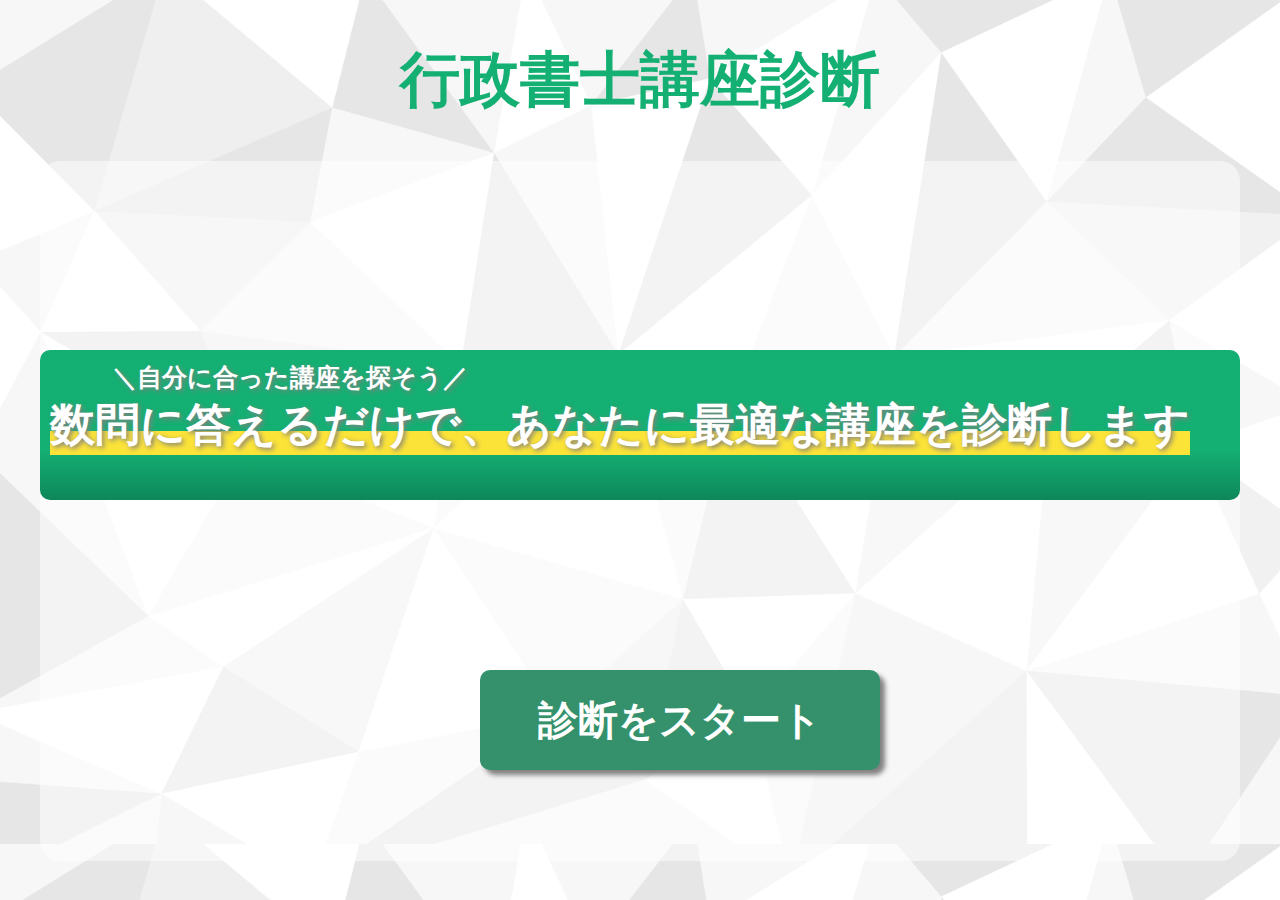
<file: index.html>
<!DOCTYPE html>
<html lang="en">
<head>
  <meta charset="UTF-8">
  <meta name="viewport" content="width=device-width, initial-scale=1.0">
  <link rel ="stylesheet" href ="in.css">
  <title>Document</title>
</head>
<body id="body2">
  <h1 id="taitoru" class="text" data-text="行政書士講座診断">行政書士講座診断</h1>
  <div class="back">
      <div class="green">
        <h2 id="daimei2">＼自分に合った講座を探そう／</h2>
        <h1 id="daimei1">数問に答えるだけで、<br>あなたに最適な講座を診断します</h1>
      </div>
    <button id ="button" class ="buttons">診断をスタート</button>
  </div>
  <script src="in.js"></script>
</body>
</html>
</file>
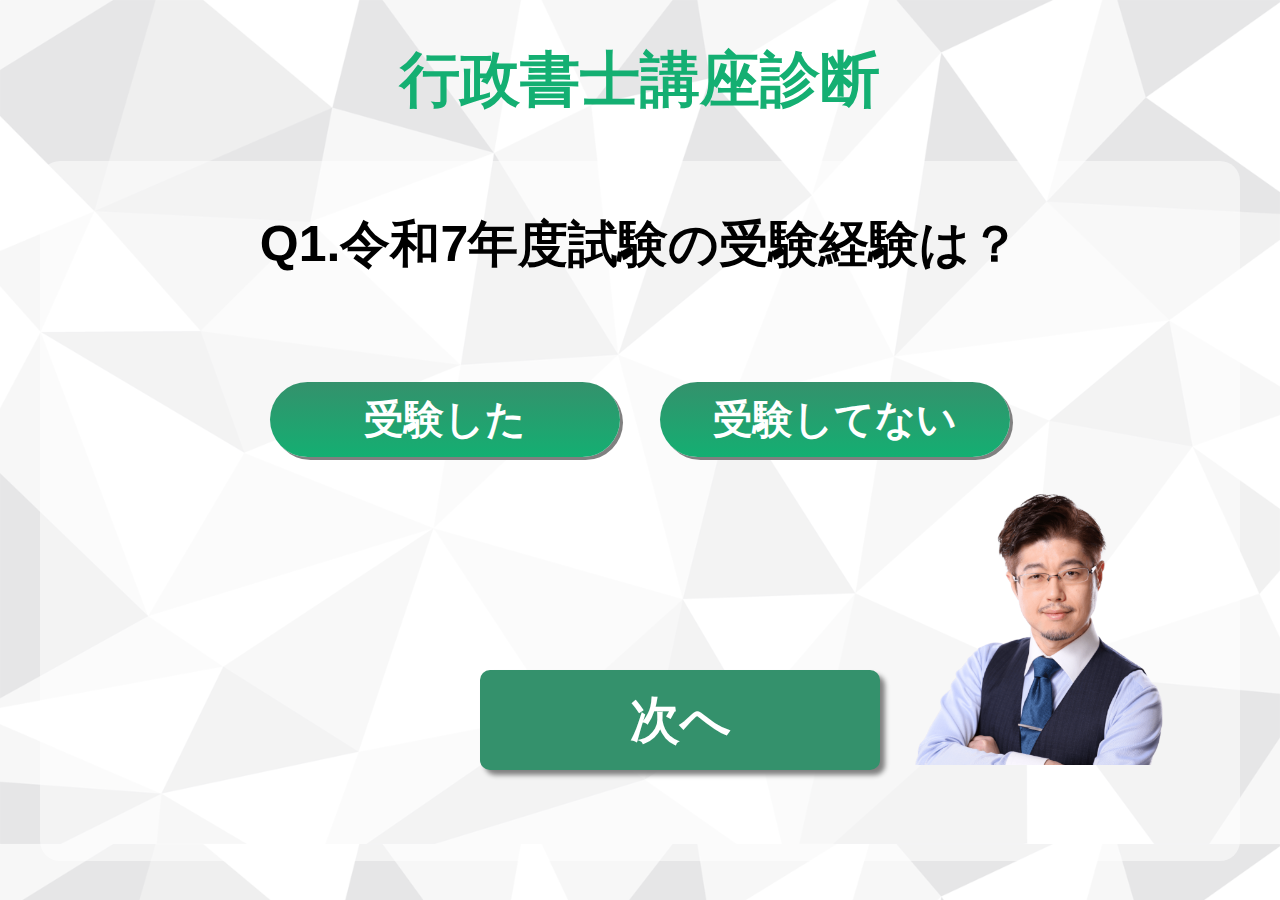
<file: index2.html>
<!DOCTYPE html>
<html lang="en">
<head>
  <meta charset="UTF-8">
  <meta name="viewport" content="width=device-width, initial-scale=1.0">
  <link rel ="stylesheet" href ="in.css">
  <title>Document</title>
</head>
<body>
  <h1 class="text" data-text="行政書士講座診断">行政書士講座診断</h1>
  <div class="back">
  <h1 id="que">Q1.令和7年度試験の受験経験は？</h1>
  <div class="dis">
    <input type="radio" id="yes" name="ong" value="aru">
    <label for="yes" id="aa">受験した</label>

    <input type="radio" id="no" name="ong" value="nai">
    <label for="no" id="bb">受験してない</label>
  </div>
  <h2 id="tyui">選択しよう！</h2>
  <button id ="buttonn" class ="buttons">次へ</button>
  <img src="morit2.png" alt="森Tの写真" id="mori2">
  </div>  
  <script src="in.js"></script>
</body>
</html>
</file>
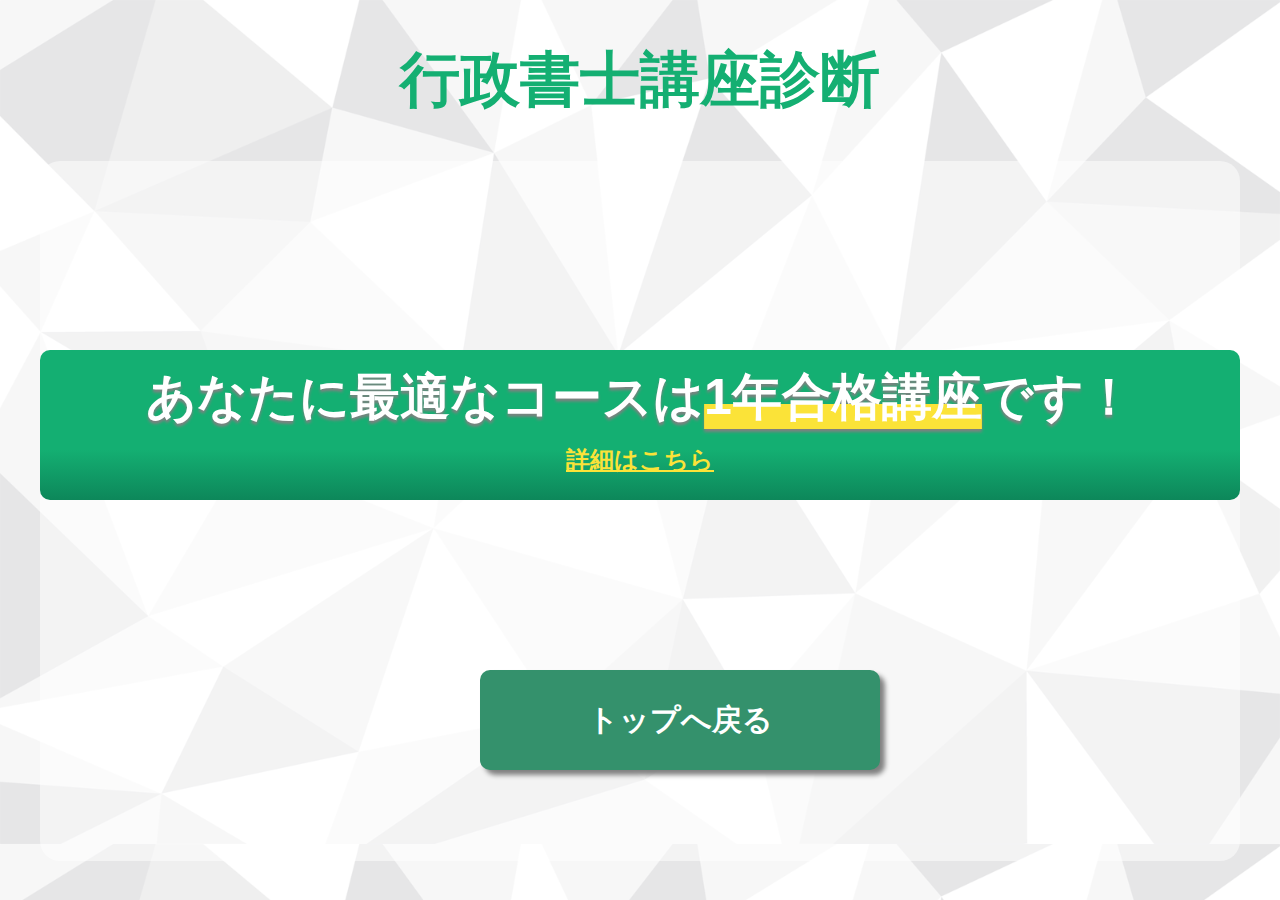
<file: index3.html>
<!DOCTYPE html>
<html lang="en">
<head>
  <meta charset="UTF-8">
  <meta name="viewport" content="width=device-width, initial-scale=1.0">
  <link rel ="stylesheet" href ="in.css">
  <title>行政書士講座診断</title>
</head>
<body id="body1">
  <h1 class="text" data-text="行政書士講座診断">行政書士講座診断</h1>
  <div class="back">
  <div class="green">
  <h1 id="corse">あなたに最適なコースは<br><span id="part">1年合格講座</span>です！</h1>
  <h2><a href="https://www.shikaku-square.com/gyoseisyoshi/1year" target="_blank" id="target">詳細はこちら</a></h2>
  </div>
  <button id="reset" class="buttons">トップへ戻る</button>
  </div>
  <script>
    let target=document.getElementById('target');
    let result = localStorage.getItem("courseType");
    let corse = document.getElementById("corse");
    let url ='https://www.shikaku-square.com/gyoseisyoshi/chujoukyu';
    if (result === "special") {
    // 苦手なしのときだけ
    let corse2 = 'あなたに最適なコースは\n中上級合格講座です！';
    corse.textContent = corse2;
    target.setAttribute('href',url);
  } 
  </script>
  <script src="in.js"></script>
</body>
</html>
</file>
<file: in.css>
body {
  text-align: center;
  background-image: url('back.png');
  background-size: 100%;
  font-family: '游ゴシック','Arial','メイリオ';
}
.back {
  background-color: rgba(255,255,255,0.5);
}
.text{
  position: relative;
  font-weight: bold;
  color:#14af72;
  text-align: center;
}
.green {
  background: linear-gradient(#14af72,#14af72,#14af72,#0d875a);
  border-radius: 10px;
}
#daimei1 {
  color: white;
  display: inline-block;
  text-shadow: 2px 2px 5px gray;
  text-align: center;
}
#daimei2 {
  color: white;
  text-shadow: 2px 2px 5px gray;
  display: inline-block;
}
#reset {
  color: white;
  font-weight: bold;
}
#corse {
  color: white;
  font-weight: bold;
  display: inline-block;
  text-shadow: 0 3px 3px gray;
}
#button {
  color: white;
}
#buttonn{
  color: white;
}
.buttons {
  background-color:#34916c;
  font-weight: bold;
  border: none;
  box-shadow: 5px 5px 5px gray;
}
.buttons:active {
  scale: 95%;
}
.dis {
  display: flex;
  justify-content: center;
}
.dis label{
  background: linear-gradient(#34916c,#14af72);
  text-align: center;
  box-sizing: border-box;
  font-weight: bold;
  color: white;
  box-shadow: 3px 3px gray;
}
.dis label:active{
  scale: 95%;
}
.dis input:checked+label{
  background-image: url('button.png');
}
.dis input{
  display: none;
}
#tyui {
  opacity: 0;
  color: red;
  font-weight: bold;
}
a{
  color: #fbe338;
}
@media (min-width:768px) {
  \n {
    display: none;
  }
  #mori2 {
    width: 250px;
    position: relative;
    left: 400px;
    top: 10px;
  }
  br {
    display: none;
  }
  .text {
    font-size: 60px;
  }
  .back {
    margin: 0 auto;
    height: 700px;
    width: 1200px;
    border-radius: 20px;
  }
  .green {
    position: absolute;
    top: 350px;
    height: 150px;
    width: 1200px;
  }
  #daimei1 {
    font-size: 45px;
    position: relative;
    bottom: 60px; 
    right: 20px;
    background: linear-gradient(transparent 60%, #fbe338 30%);
  }
  #daimei2 {
    font-size: 25px;
    position: relative;
    bottom: 10px;
    right: 350px;
  }
  #reset {
    font-size: 30px;
  }
  #corse {
    font-size: 50px;
    position: relative;
    bottom: 20px;
  }
  #part {
    text-decoration: underline;
    text-decoration-thickness: 0.5em;
    text-decoration-color: #fbe338;
    text-decoration-skip-ink: none;
    text-underline-offset: -0.2em;
  }
  #button {
    font-size: 40px;
  }
  #buttonn {
    font-size: 50px;
  }
  .buttons {
    width: 400px;
    height: 100px;
    border-radius: 10px;
    position: absolute;
    bottom: 130px;
    left: 480px;
  }
  .dis label {
    width: 350px;
    border-radius: 40px;
    font-size: 40px;
    padding: 10px;
    margin: 20px;
    position: relative;
    top: 100px;
  }
  #que{
    font-size: 50px;
    position: relative;
    top: 50px;
  }
  a {
    position: relative;
    bottom: 60px;
  }
  #tyui {
    position: relative;
    top: 100px;
    font-size: 35px;
  }
}
@media (max-width:767px) {
  #mori2 {
    width: 150px;
    position: absolute;
    top: 70%;
    left: 32%;
  }
  .text {
    font-size: 40px;
  }
  .back {
    position: relative;
    margin: 0 auto;
    height: 600px;
    width: 400px;
    border-radius: 20px;
  }
  .green {
    margin: 0 auto;
    width: 100%;
    position: absolute;
    top: 100px;
    height: 150px;
  }
  #daimei1 {
    font-size: 25px;
    position: relative;
    bottom: 25px; 
    right: 2px;
    text-decoration: underline;
    text-decoration-thickness: 0.5em;
    text-decoration-color: #fbe338;
    text-decoration-skip-ink: none;
    text-underline-offset: -0.2em;
  }
  #daimei2 {
    font-size: 15px;
    position: relative;
    top: 10px;
    right: 50px;
  }
  #reset {
    font-size: 30px;
  }
  #corse {
    font-size: 30px;
    position: relative;
    bottom: 20px;
    white-space: pre-line;
  }
  #part {
    text-decoration: underline;
    text-decoration-thickness: 0.5em;
    text-decoration-color: #fbe338;
    text-decoration-skip-ink: none;
    text-underline-offset: -0.2em;
  }
  #button {
    font-size: 25px;
  }
  #buttonn {
    font-size: 25px;
  }
  .buttons {
    width: 200px;
    height: 50px;
    border-radius: 10px;
    position: absolute;
    bottom: 200px;
    left: 26%;
  }
  #aa {
    position: absolute;
    top: 110px;
    left: 9%;
  }
  #bb {
    position: absolute;
    top: 190px;
    left: 9%;
  }
  .dis label {
    width: 300px;
    height: 50px;
    border-radius: 40px;
    font-size: 23px;
    padding: 10px;
    margin: 20px;
  }
  #que{
    font-size: 25px;
    position: relative;
    top: 50px;
    white-space: pre-line!important;
  }
  a {
    position: relative;
    bottom: 60px;
  }
  #tyui {
    position: absolute;
    top: 260px;
    left: 34%;
    font-size: 25px;
  }
}
</file>
